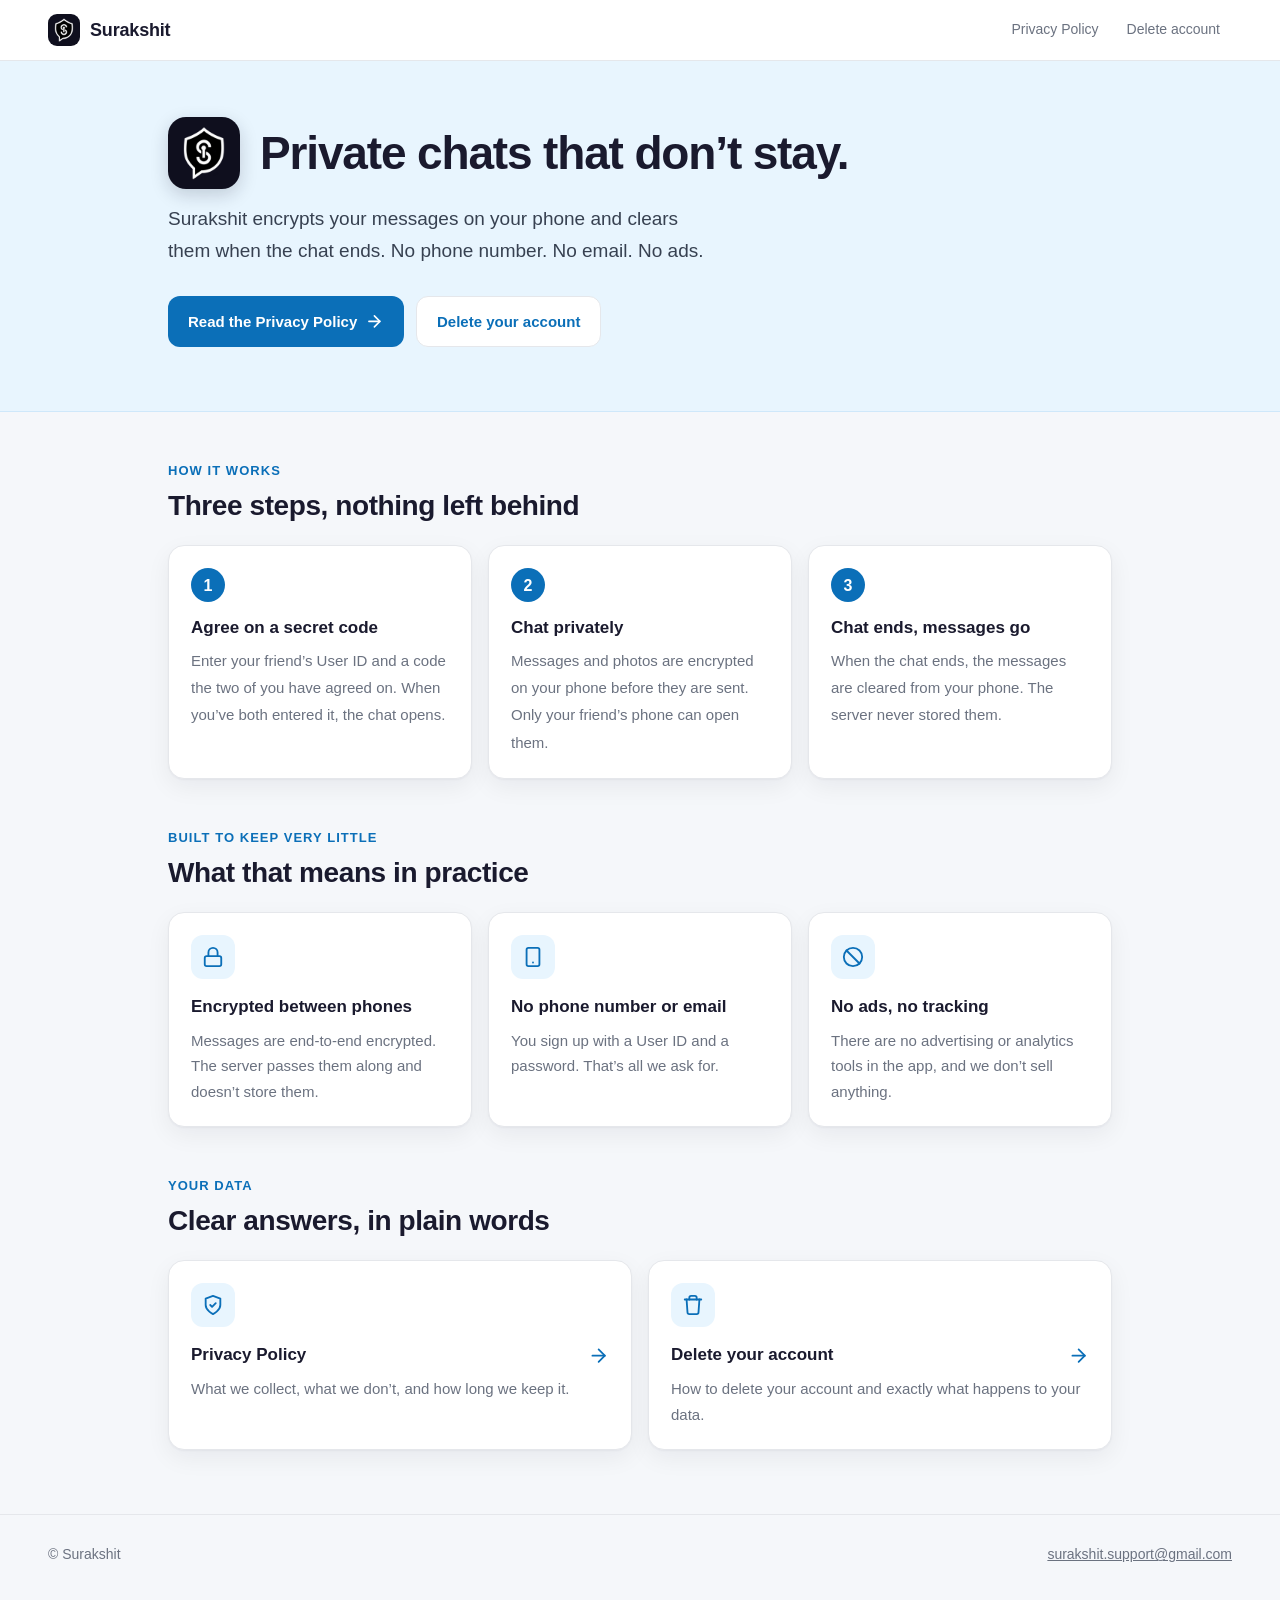
<file: index.html>
<!doctype html>
<html lang="en">
<head>
<meta charset="utf-8">
<meta name="viewport" content="width=device-width, initial-scale=1">
<title>Surakshit – Private chats that don't stay</title>
<meta name="description" content="Surakshit is a private messaging app. Messages are encrypted on your phone and cleared when the chat ends.">
<meta name="theme-color" content="#e8f5fe">
<link rel="icon" href="icon.png">
<link rel="stylesheet" href="style.css">
</head>
<body>
<a class="skip" href="#main">Skip to content</a>
<header class="topbar">
  <div class="wrap wide">
    <a class="brand" href="./"><img src="icon.png" alt=""><span>Surakshit</span></a>
    <nav class="topnav" aria-label="Main">
      <a href="privacy/">Privacy Policy</a>
      <a href="delete-account/">Delete account</a>
    </nav>
  </div>
</header>

<main id="main">
  <section class="hero">
    <div class="wrap">
      <div class="hero-row">
        <img class="logo" src="icon.png" alt="Surakshit app icon">
        <h1>Private chats that don&rsquo;t stay.</h1>
      </div>
      <p>Surakshit encrypts your messages on your phone and clears them when the chat ends. No phone number. No email. No ads.</p>
      <div class="actions">
        <a class="btn primary" href="privacy/">Read the Privacy Policy <svg class="icon" aria-hidden="true"><use href="icons.svg#arrow"/></svg></a>
        <a class="btn ghost" href="delete-account/">Delete your account</a>
      </div>
    </div>
  </section>

  <div class="wrap">
    <section class="block">
      <p class="eyebrow">How it works</p>
      <h2>Three steps, nothing left behind</h2>
      <ol class="steps">
        <li><strong>Agree on a secret code</strong><span>Enter your friend&rsquo;s User ID and a code the two of you have agreed on. When you&rsquo;ve both entered it, the chat opens.</span></li>
        <li><strong>Chat privately</strong><span>Messages and photos are encrypted on your phone before they are sent. Only your friend&rsquo;s phone can open them.</span></li>
        <li><strong>Chat ends, messages go</strong><span>When the chat ends, the messages are cleared from your phone. The server never stored them.</span></li>
      </ol>
    </section>

    <section class="block">
      <p class="eyebrow">Built to keep very little</p>
      <h2>What that means in practice</h2>
      <div class="grid three">
        <div class="card">
          <div class="badge"><svg class="icon" aria-hidden="true"><use href="icons.svg#lock"/></svg></div>
          <h3>Encrypted between phones</h3>
          <p>Messages are end-to-end encrypted. The server passes them along and doesn&rsquo;t store them.</p>
        </div>
        <div class="card">
          <div class="badge"><svg class="icon" aria-hidden="true"><use href="icons.svg#phone"/></svg></div>
          <h3>No phone number or email</h3>
          <p>You sign up with a User ID and a password. That&rsquo;s all we ask for.</p>
        </div>
        <div class="card">
          <div class="badge"><svg class="icon" aria-hidden="true"><use href="icons.svg#ban"/></svg></div>
          <h3>No ads, no tracking</h3>
          <p>There are no advertising or analytics tools in the app, and we don&rsquo;t sell anything.</p>
        </div>
      </div>
    </section>

    <section class="block">
      <p class="eyebrow">Your data</p>
      <h2>Clear answers, in plain words</h2>
      <div class="grid two">
        <a class="card" href="privacy/">
          <div class="badge"><svg class="icon" aria-hidden="true"><use href="icons.svg#shield"/></svg></div>
          <h3>Privacy Policy <svg class="icon" aria-hidden="true"><use href="icons.svg#arrow"/></svg></h3>
          <p>What we collect, what we don&rsquo;t, and how long we keep it.</p>
        </a>
        <a class="card" href="delete-account/">
          <div class="badge"><svg class="icon" aria-hidden="true"><use href="icons.svg#trash"/></svg></div>
          <h3>Delete your account <svg class="icon" aria-hidden="true"><use href="icons.svg#arrow"/></svg></h3>
          <p>How to delete your account and exactly what happens to your data.</p>
        </a>
      </div>
    </section>
  </div>
</main>

<footer class="site">
  <div class="wrap wide">
    <span>&copy; Surakshit</span>
    <a href="mailto:surakshit.support@gmail.com">surakshit.support@gmail.com</a>
  </div>
</footer>
</body>
</html>
</file>
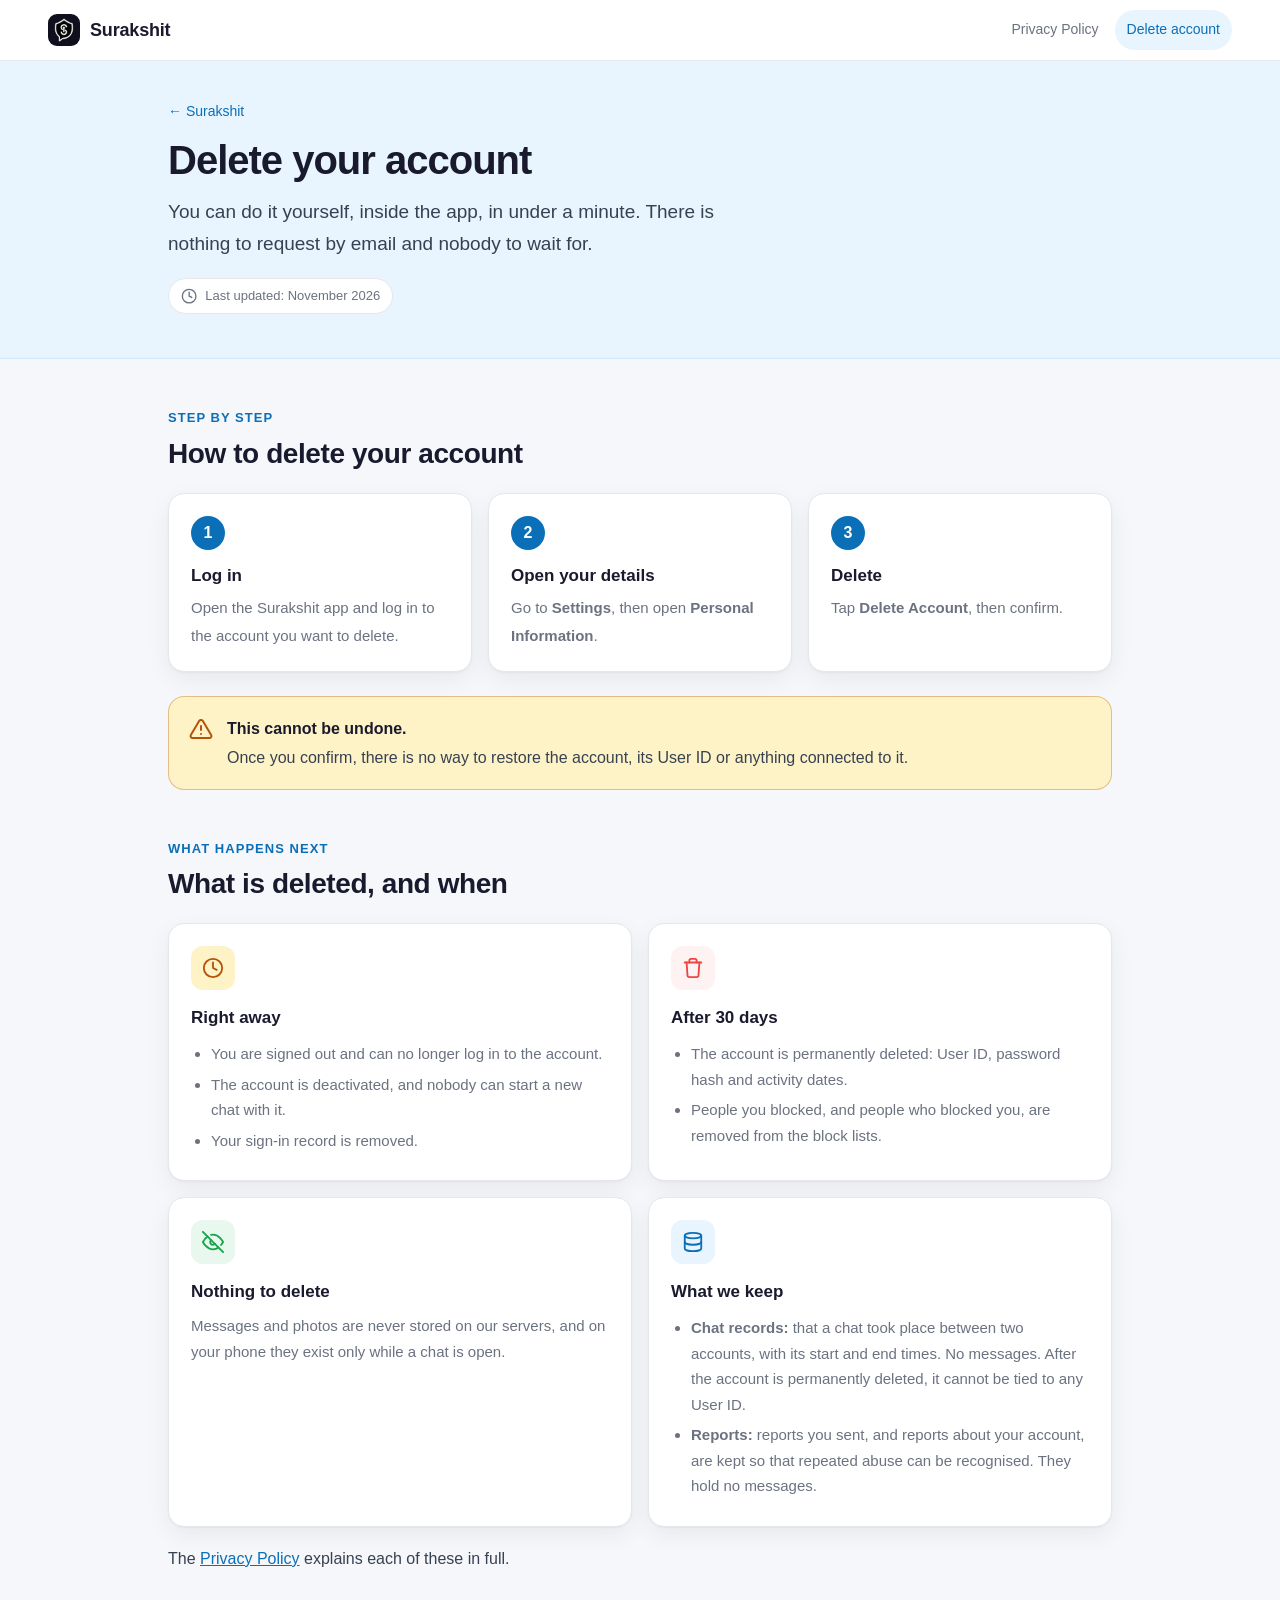
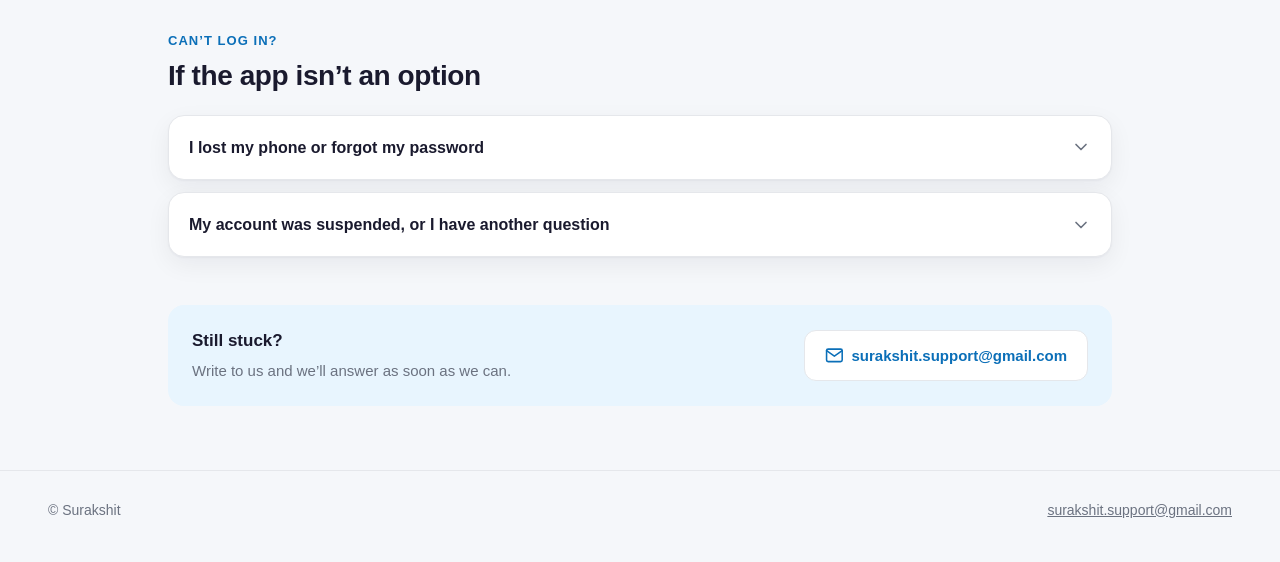
<file: delete-account/index.html>
<!doctype html>
<html lang="en">
<head>
<meta charset="utf-8">
<meta name="viewport" content="width=device-width, initial-scale=1">
<title>Delete your account – Surakshit</title>
<meta name="description" content="How to delete your Surakshit account and what happens to your data.">
<meta name="theme-color" content="#e8f5fe">
<link rel="icon" href="../icon.png">
<link rel="stylesheet" href="../style.css">
</head>
<body>
<a class="skip" href="#main">Skip to content</a>
<header class="topbar">
  <div class="wrap wide">
    <a class="brand" href="../"><img src="../icon.png" alt=""><span>Surakshit</span></a>
    <nav class="topnav" aria-label="Main">
      <a href="../privacy/">Privacy Policy</a>
      <a href="./" aria-current="page">Delete account</a>
    </nav>
  </div>
</header>

<main id="main">
  <section class="hero small">
    <div class="wrap">
      <a class="crumb" href="../">&larr; Surakshit</a>
      <h1>Delete your account</h1>
      <p>You can do it yourself, inside the app, in under a minute. There is nothing to request by email and nobody to wait for.</p>
      <span class="pill"><svg class="icon" aria-hidden="true"><use href="../icons.svg#clock"/></svg>Last updated: November 2026</span>
    </div>
  </section>

  <div class="wrap">
    <section class="block">
      <p class="eyebrow">Step by step</p>
      <h2>How to delete your account</h2>
      <ol class="steps">
        <li><strong>Log in</strong><span>Open the Surakshit app and log in to the account you want to delete.</span></li>
        <li><strong>Open your details</strong><span>Go to <b>Settings</b>, then open <b>Personal Information</b>.</span></li>
        <li><strong>Delete</strong><span>Tap <b>Delete Account</b>, then confirm.</span></li>
      </ol>
      <div class="callout" role="note">
        <svg class="icon" aria-hidden="true"><use href="../icons.svg#alert"/></svg>
        <div><strong>This cannot be undone.</strong><p>Once you confirm, there is no way to restore the account, its User ID or anything connected to it.</p></div>
      </div>
    </section>

    <section class="block">
      <p class="eyebrow">What happens next</p>
      <h2>What is deleted, and when</h2>
      <div class="grid two">
        <div class="card">
          <div class="badge warn"><svg class="icon" aria-hidden="true"><use href="../icons.svg#clock"/></svg></div>
          <h3>Right away</h3>
          <ul>
            <li>You are signed out and can no longer log in to the account.</li>
            <li>The account is deactivated, and nobody can start a new chat with it.</li>
            <li>Your sign-in record is removed.</li>
          </ul>
        </div>
        <div class="card">
          <div class="badge bad"><svg class="icon" aria-hidden="true"><use href="../icons.svg#trash"/></svg></div>
          <h3>After 30 days</h3>
          <ul>
            <li>The account is permanently deleted: User ID, password hash and activity dates.</li>
            <li>People you blocked, and people who blocked you, are removed from the block lists.</li>
          </ul>
        </div>
        <div class="card">
          <div class="badge good"><svg class="icon" aria-hidden="true"><use href="../icons.svg#eye-off"/></svg></div>
          <h3>Nothing to delete</h3>
          <p>Messages and photos are never stored on our servers, and on your phone they exist only while a chat is open.</p>
        </div>
        <div class="card">
          <div class="badge"><svg class="icon" aria-hidden="true"><use href="../icons.svg#database"/></svg></div>
          <h3>What we keep</h3>
          <ul>
            <li><b>Chat records:</b> that a chat took place between two accounts, with its start and end times. No messages. After the account is permanently deleted, it cannot be tied to any User ID.</li>
            <li><b>Reports:</b> reports you sent, and reports about your account, are kept so that repeated abuse can be recognised. They hold no messages.</li>
          </ul>
        </div>
      </div>
      <p style="margin-top:18px">The <a href="../privacy/">Privacy Policy</a> explains each of these in full.</p>
    </section>

    <section class="block">
      <p class="eyebrow">Can&rsquo;t log in?</p>
      <h2>If the app isn&rsquo;t an option</h2>
      <div class="faq">
        <details>
          <summary>I lost my phone or forgot my password <svg class="icon" aria-hidden="true"><use href="../icons.svg#chevron"/></svg></summary>
          <div class="body">
            <p>You cannot delete the account from the app, and we cannot recover a password, because we hold no email address or phone number for you. We also usually cannot confirm that an account is yours.</p>
            <p>You do not have to do anything, though. An account that is not used for 14 days is deactivated automatically, and 30 days after that it is permanently deleted.</p>
          </div>
        </details>
        <details>
          <summary>My account was suspended, or I have another question <svg class="icon" aria-hidden="true"><use href="../icons.svg#chevron"/></svg></summary>
          <div class="body">
            <p>Write to <a href="mailto:surakshit.support@gmail.com">surakshit.support@gmail.com</a> and we will look into it.</p>
          </div>
        </details>
      </div>

      <div class="contact">
        <div><h3>Still stuck?</h3><p>Write to us and we&rsquo;ll answer as soon as we can.</p></div>
        <a class="btn" href="mailto:surakshit.support@gmail.com"><svg class="icon" aria-hidden="true"><use href="../icons.svg#mail"/></svg>surakshit.support@gmail.com</a>
      </div>
    </section>
  </div>
</main>

<footer class="site">
  <div class="wrap wide">
    <span>&copy; Surakshit</span>
    <a href="mailto:surakshit.support@gmail.com">surakshit.support@gmail.com</a>
  </div>
</footer>
</body>
</html>
</file>
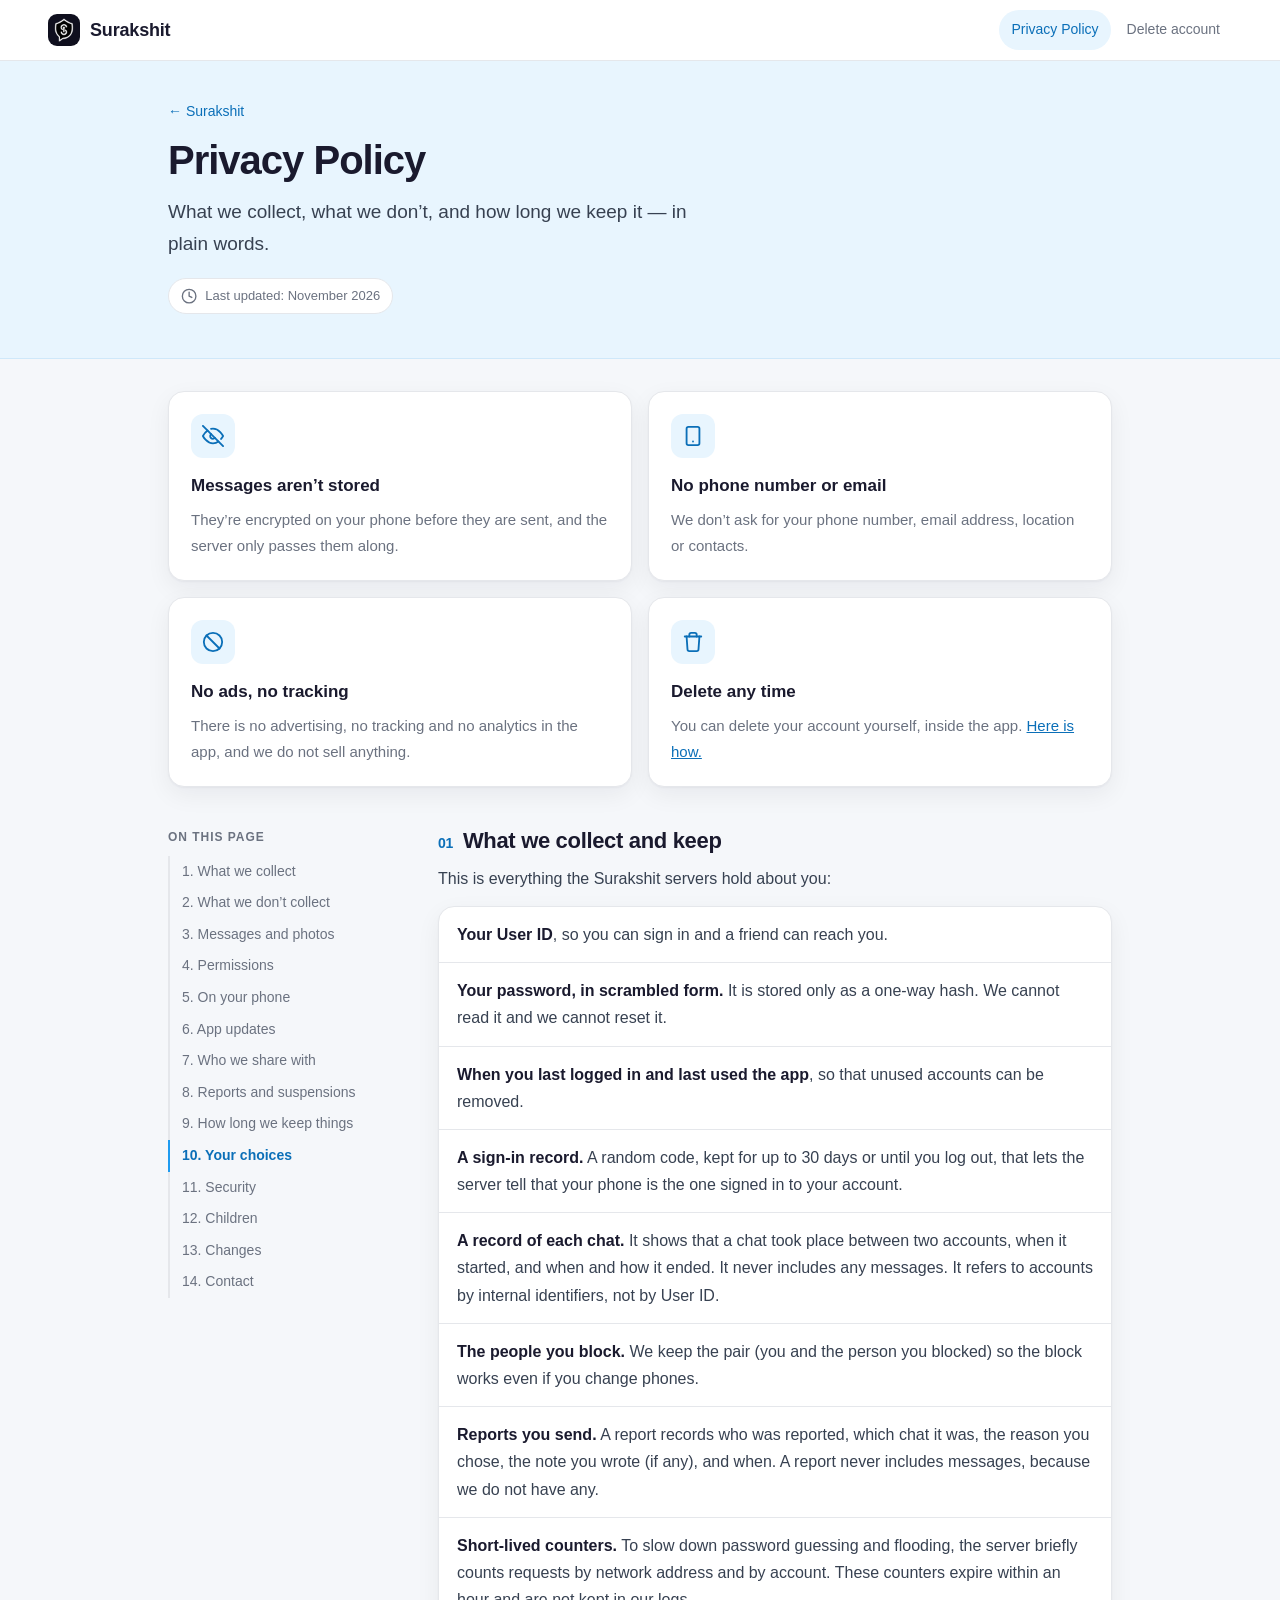
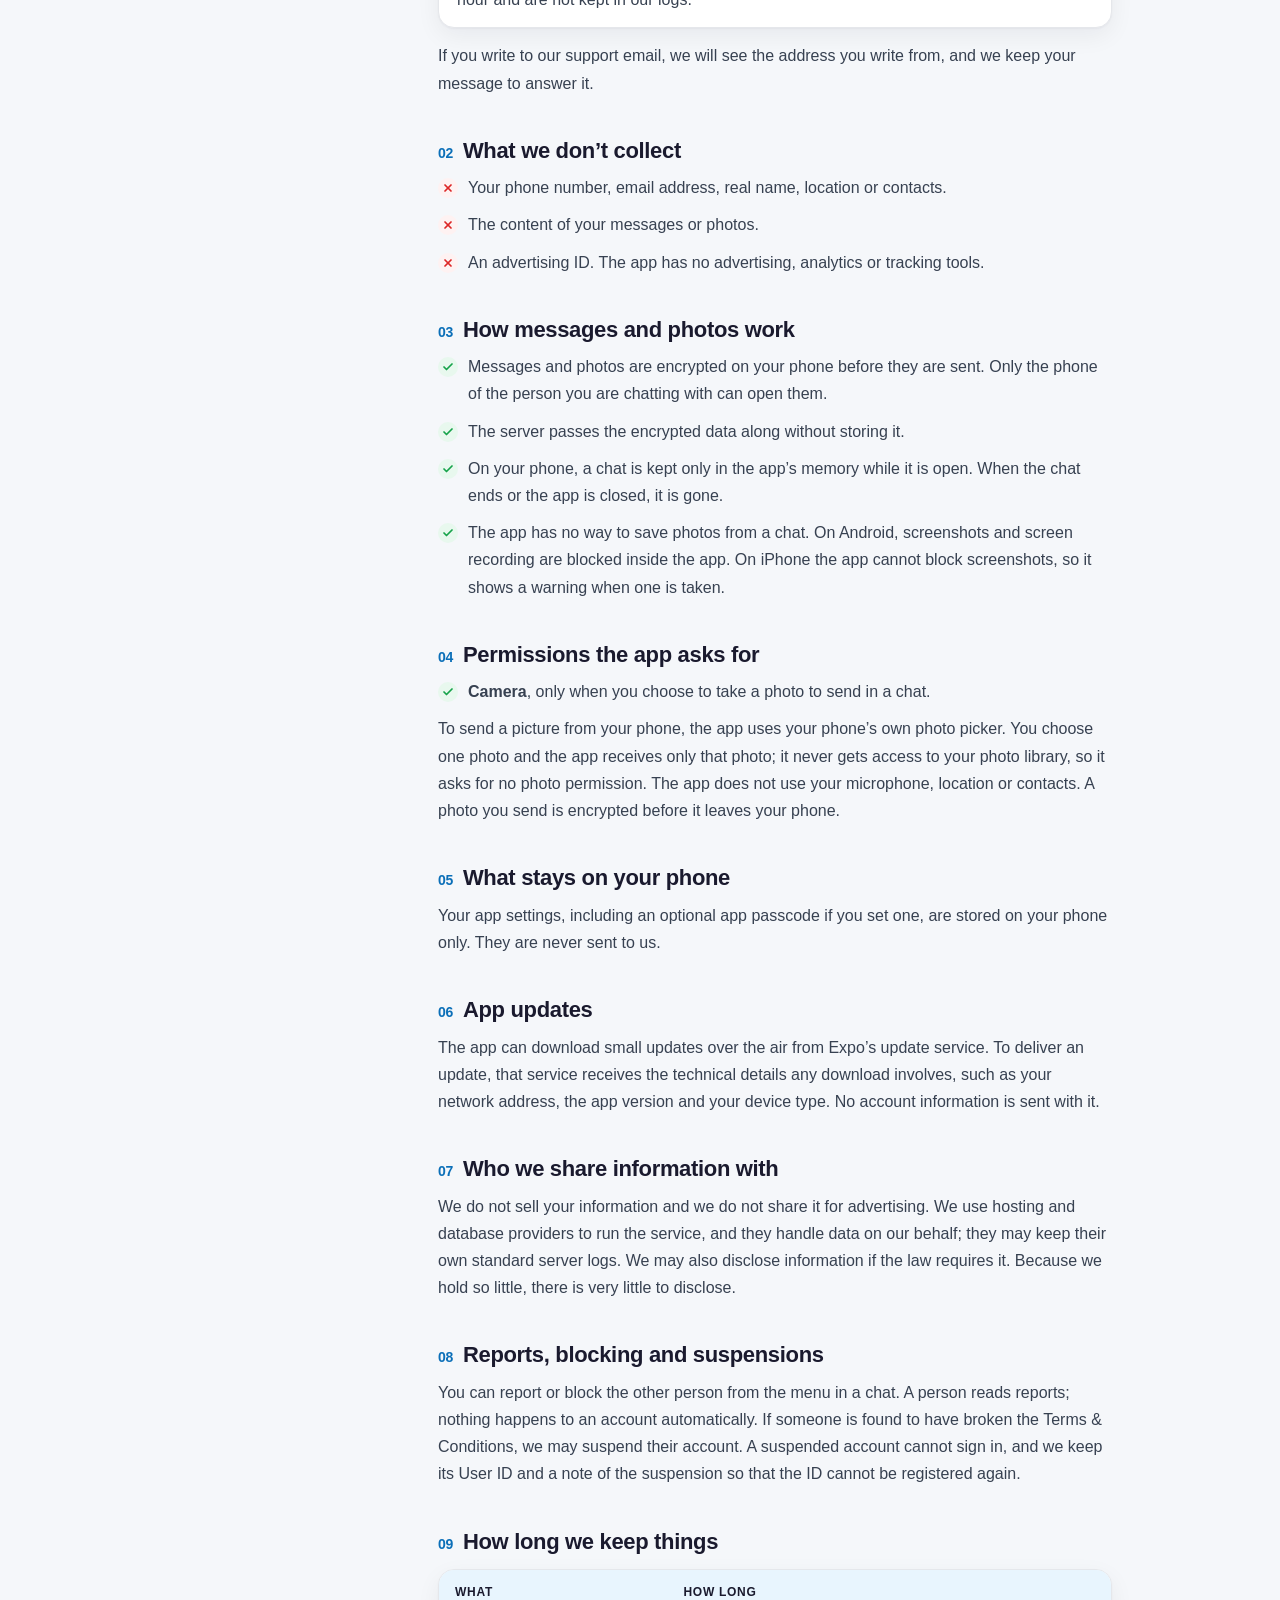
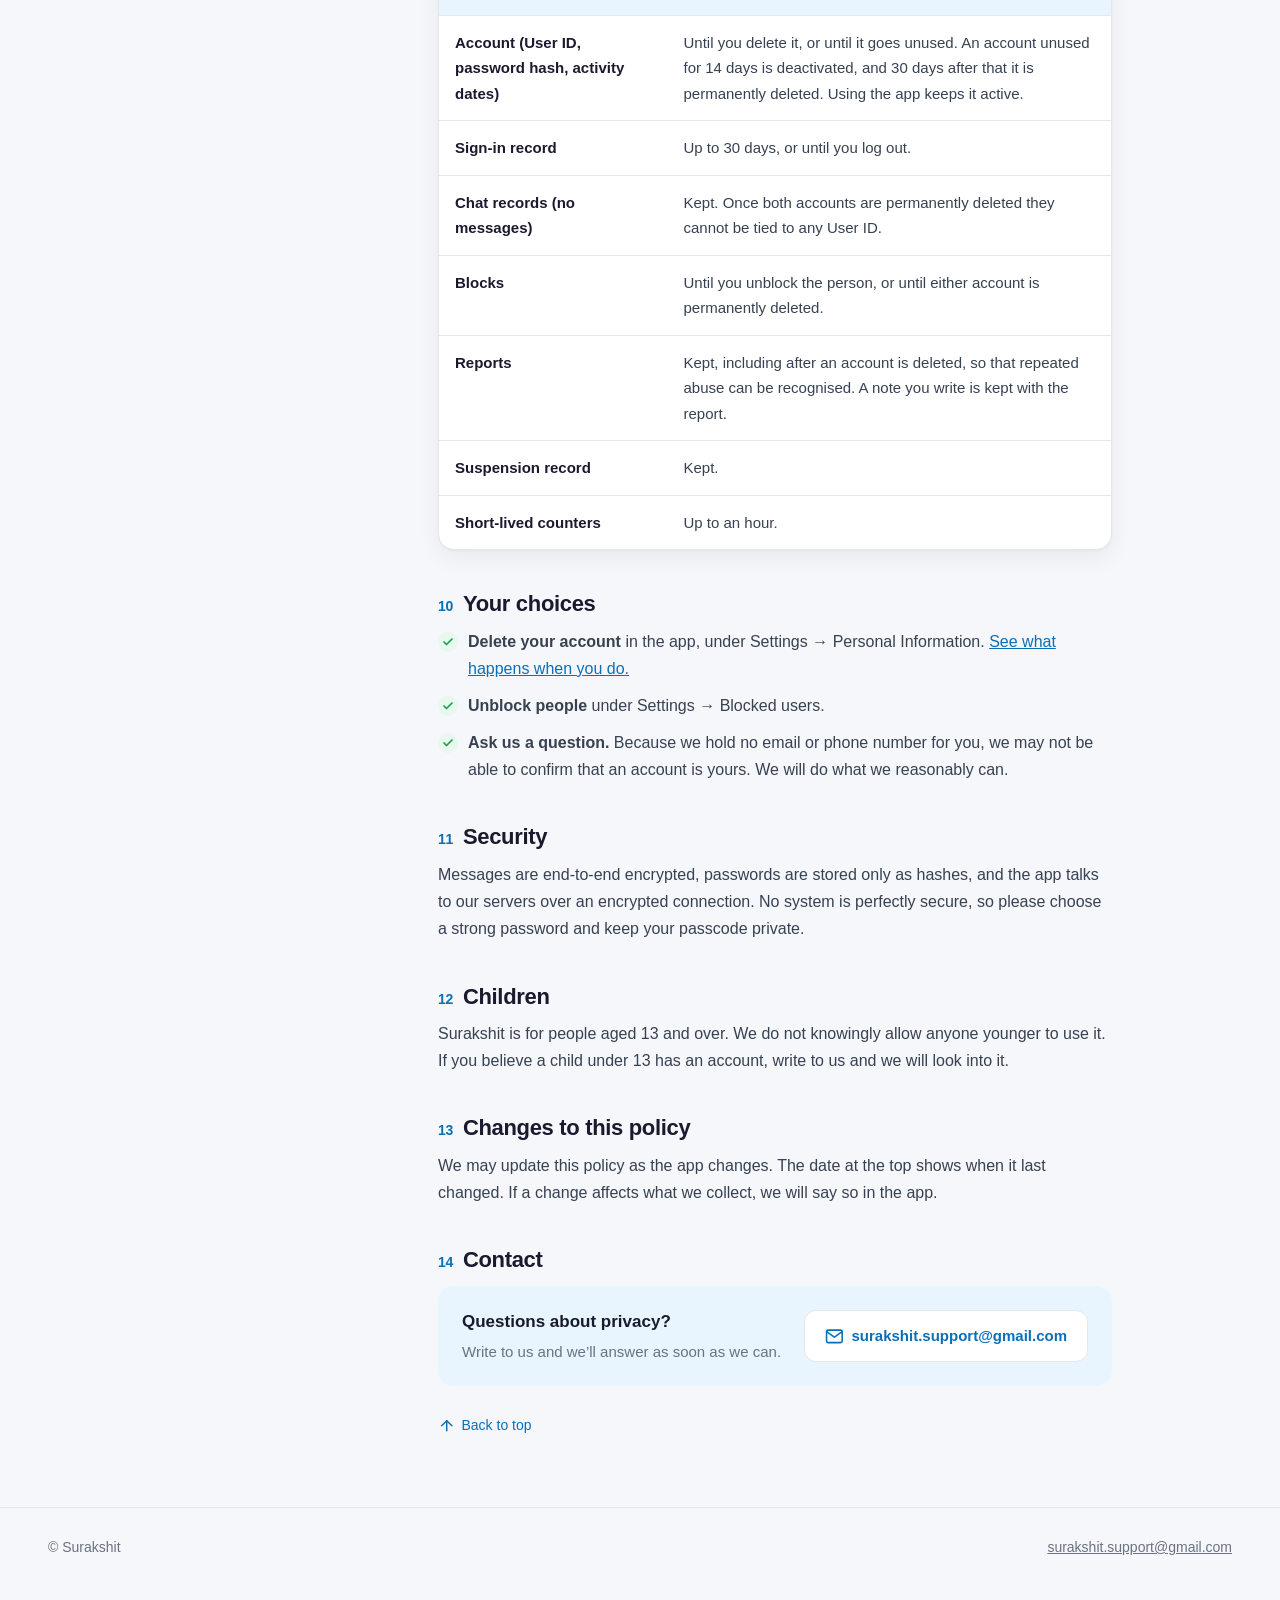
<file: privacy/index.html>
<!doctype html>
<html lang="en">
<head>
<meta charset="utf-8">
<meta name="viewport" content="width=device-width, initial-scale=1">
<title>Privacy Policy – Surakshit</title>
<meta name="description" content="What Surakshit collects, what it does not, and how long it keeps it.">
<meta name="theme-color" content="#e8f5fe">
<link rel="icon" href="../icon.png">
<link rel="stylesheet" href="../style.css">
</head>
<body>
<a class="skip" href="#main">Skip to content</a>
<header class="topbar">
  <div class="wrap wide">
    <a class="brand" href="../"><img src="../icon.png" alt=""><span>Surakshit</span></a>
    <nav class="topnav" aria-label="Main">
      <a href="./" aria-current="page">Privacy Policy</a>
      <a href="../delete-account/">Delete account</a>
    </nav>
  </div>
</header>

<main id="main">
  <section class="hero small">
    <div class="wrap">
      <a class="crumb" href="../">&larr; Surakshit</a>
      <h1>Privacy Policy</h1>
      <p>What we collect, what we don&rsquo;t, and how long we keep it &mdash; in plain words.</p>
      <span class="pill"><svg class="icon" aria-hidden="true"><use href="../icons.svg#clock"/></svg>Last updated: November 2026</span>
    </div>
  </section>

  <div class="wrap">
    <div class="grid two" style="margin-top:32px">
      <div class="card"><div class="badge"><svg class="icon" aria-hidden="true"><use href="../icons.svg#eye-off"/></svg></div><h3>Messages aren&rsquo;t stored</h3><p>They&rsquo;re encrypted on your phone before they are sent, and the server only passes them along.</p></div>
      <div class="card"><div class="badge"><svg class="icon" aria-hidden="true"><use href="../icons.svg#phone"/></svg></div><h3>No phone number or email</h3><p>We don&rsquo;t ask for your phone number, email address, location or contacts.</p></div>
      <div class="card"><div class="badge"><svg class="icon" aria-hidden="true"><use href="../icons.svg#ban"/></svg></div><h3>No ads, no tracking</h3><p>There is no advertising, no tracking and no analytics in the app, and we do not sell anything.</p></div>
      <div class="card"><div class="badge"><svg class="icon" aria-hidden="true"><use href="../icons.svg#trash"/></svg></div><h3>Delete any time</h3><p>You can delete your account yourself, inside the app. <a href="../delete-account/">Here is how.</a></p></div>
    </div>

    <div class="layout">
      <nav class="toc" aria-label="On this page">
        <p>On this page</p>
        <ol>
          <li><a href="#collect">1. What we collect</a></li>
          <li><a href="#not-collect">2. What we don&rsquo;t collect</a></li>
          <li><a href="#messages">3. Messages and photos</a></li>
          <li><a href="#permissions">4. Permissions</a></li>
          <li><a href="#phone">5. On your phone</a></li>
          <li><a href="#updates">6. App updates</a></li>
          <li><a href="#sharing">7. Who we share with</a></li>
          <li><a href="#safety">8. Reports and suspensions</a></li>
          <li><a href="#retention">9. How long we keep things</a></li>
          <li><a href="#choices">10. Your choices</a></li>
          <li><a href="#security">11. Security</a></li>
          <li><a href="#children">12. Children</a></li>
          <li><a href="#changes">13. Changes</a></li>
          <li><a href="#contact">14. Contact</a></li>
        </ol>
      </nav>

      <div>
        <details class="toc-mobile">
          <summary>On this page <svg class="icon" aria-hidden="true"><use href="../icons.svg#chevron"/></svg></summary>
          <ol>
            <li><a href="#collect">1. What we collect</a></li>
            <li><a href="#not-collect">2. What we don&rsquo;t collect</a></li>
            <li><a href="#messages">3. Messages and photos</a></li>
            <li><a href="#permissions">4. Permissions</a></li>
            <li><a href="#phone">5. On your phone</a></li>
            <li><a href="#updates">6. App updates</a></li>
            <li><a href="#sharing">7. Who we share with</a></li>
            <li><a href="#safety">8. Reports and suspensions</a></li>
            <li><a href="#retention">9. How long we keep things</a></li>
            <li><a href="#choices">10. Your choices</a></li>
            <li><a href="#security">11. Security</a></li>
            <li><a href="#children">12. Children</a></li>
            <li><a href="#changes">13. Changes</a></li>
            <li><a href="#contact">14. Contact</a></li>
          </ol>
        </details>

        <article class="policy">
          <section id="collect">
            <h2><span class="n">01</span>What we collect and keep</h2>
            <p>This is everything the Surakshit servers hold about you:</p>
            <ul class="rows">
              <li><strong>Your User ID</strong>, so you can sign in and a friend can reach you.</li>
              <li><strong>Your password, in scrambled form.</strong> It is stored only as a one-way hash. We cannot read it and we cannot reset it.</li>
              <li><strong>When you last logged in and last used the app</strong>, so that unused accounts can be removed.</li>
              <li><strong>A sign-in record.</strong> A random code, kept for up to 30 days or until you log out, that lets the server tell that your phone is the one signed in to your account.</li>
              <li><strong>A record of each chat.</strong> It shows that a chat took place between two accounts, when it started, and when and how it ended. It never includes any messages. It refers to accounts by internal identifiers, not by User ID.</li>
              <li><strong>The people you block.</strong> We keep the pair (you and the person you blocked) so the block works even if you change phones.</li>
              <li><strong>Reports you send.</strong> A report records who was reported, which chat it was, the reason you chose, the note you wrote (if any), and when. A report never includes messages, because we do not have any.</li>
              <li><strong>Short-lived counters.</strong> To slow down password guessing and flooding, the server briefly counts requests by network address and by account. These counters expire within an hour and are not kept in our logs.</li>
            </ul>
            <p>If you write to our support email, we will see the address you write from, and we keep your message to answer it.</p>
          </section>

          <section id="not-collect">
            <h2><span class="n">02</span>What we don&rsquo;t collect</h2>
            <ul class="cross">
              <li>Your phone number, email address, real name, location or contacts.</li>
              <li>The content of your messages or photos.</li>
              <li>An advertising ID. The app has no advertising, analytics or tracking tools.</li>
            </ul>
          </section>

          <section id="messages">
            <h2><span class="n">03</span>How messages and photos work</h2>
            <ul class="tick">
              <li>Messages and photos are encrypted on your phone before they are sent. Only the phone of the person you are chatting with can open them.</li>
              <li>The server passes the encrypted data along without storing it.</li>
              <li>On your phone, a chat is kept only in the app&rsquo;s memory while it is open. When the chat ends or the app is closed, it is gone.</li>
              <li>The app has no way to save photos from a chat. On Android, screenshots and screen recording are blocked inside the app. On iPhone the app cannot block screenshots, so it shows a warning when one is taken.</li>
            </ul>
          </section>

          <section id="permissions">
            <h2><span class="n">04</span>Permissions the app asks for</h2>
            <ul class="tick">
              <li><strong>Camera</strong>, only when you choose to take a photo to send in a chat.</li>
            </ul>
            <p>To send a picture from your phone, the app uses your phone&rsquo;s own photo picker. You choose one photo and the app receives only that photo; it never gets access to your photo library, so it asks for no photo permission. The app does not use your microphone, location or contacts. A photo you send is encrypted before it leaves your phone.</p>
          </section>

          <section id="phone">
            <h2><span class="n">05</span>What stays on your phone</h2>
            <p>Your app settings, including an optional app passcode if you set one, are stored on your phone only. They are never sent to us.</p>
          </section>

          <section id="updates">
            <h2><span class="n">06</span>App updates</h2>
            <p>The app can download small updates over the air from Expo&rsquo;s update service. To deliver an update, that service receives the technical details any download involves, such as your network address, the app version and your device type. No account information is sent with it.</p>
          </section>

          <section id="sharing">
            <h2><span class="n">07</span>Who we share information with</h2>
            <p>We do not sell your information and we do not share it for advertising. We use hosting and database providers to run the service, and they handle data on our behalf; they may keep their own standard server logs. We may also disclose information if the law requires it. Because we hold so little, there is very little to disclose.</p>
          </section>

          <section id="safety">
            <h2><span class="n">08</span>Reports, blocking and suspensions</h2>
            <p>You can report or block the other person from the menu in a chat. A person reads reports; nothing happens to an account automatically. If someone is found to have broken the Terms &amp; Conditions, we may suspend their account. A suspended account cannot sign in, and we keep its User ID and a note of the suspension so that the ID cannot be registered again.</p>
          </section>

          <section id="retention">
            <h2><span class="n">09</span>How long we keep things</h2>
            <table>
              <thead><tr><th>What</th><th>How long</th></tr></thead>
              <tbody>
                <tr><td>Account (User ID, password hash, activity dates)</td><td>Until you delete it, or until it goes unused. An account unused for 14 days is deactivated, and 30 days after that it is permanently deleted. Using the app keeps it active.</td></tr>
                <tr><td>Sign-in record</td><td>Up to 30 days, or until you log out.</td></tr>
                <tr><td>Chat records (no messages)</td><td>Kept. Once both accounts are permanently deleted they cannot be tied to any User ID.</td></tr>
                <tr><td>Blocks</td><td>Until you unblock the person, or until either account is permanently deleted.</td></tr>
                <tr><td>Reports</td><td>Kept, including after an account is deleted, so that repeated abuse can be recognised. A note you write is kept with the report.</td></tr>
                <tr><td>Suspension record</td><td>Kept.</td></tr>
                <tr><td>Short-lived counters</td><td>Up to an hour.</td></tr>
              </tbody>
            </table>
          </section>

          <section id="choices">
            <h2><span class="n">10</span>Your choices</h2>
            <ul class="tick">
              <li><strong>Delete your account</strong> in the app, under Settings &rarr; Personal Information. <a href="../delete-account/">See what happens when you do.</a></li>
              <li><strong>Unblock people</strong> under Settings &rarr; Blocked users.</li>
              <li><strong>Ask us a question.</strong> Because we hold no email or phone number for you, we may not be able to confirm that an account is yours. We will do what we reasonably can.</li>
            </ul>
          </section>

          <section id="security">
            <h2><span class="n">11</span>Security</h2>
            <p>Messages are end-to-end encrypted, passwords are stored only as hashes, and the app talks to our servers over an encrypted connection. No system is perfectly secure, so please choose a strong password and keep your passcode private.</p>
          </section>

          <section id="children">
            <h2><span class="n">12</span>Children</h2>
            <p>Surakshit is for people aged 13 and over. We do not knowingly allow anyone younger to use it. If you believe a child under 13 has an account, write to us and we will look into it.</p>
          </section>

          <section id="changes">
            <h2><span class="n">13</span>Changes to this policy</h2>
            <p>We may update this policy as the app changes. The date at the top shows when it last changed. If a change affects what we collect, we will say so in the app.</p>
          </section>

          <section id="contact">
            <h2><span class="n">14</span>Contact</h2>
            <div class="contact" style="margin-top:12px">
              <div><h3>Questions about privacy?</h3><p>Write to us and we&rsquo;ll answer as soon as we can.</p></div>
              <a class="btn" href="mailto:surakshit.support@gmail.com"><svg class="icon" aria-hidden="true"><use href="../icons.svg#mail"/></svg>surakshit.support@gmail.com</a>
            </div>
          </section>

          <a class="totop" href="#main"><svg class="icon" aria-hidden="true"><use href="../icons.svg#arrow"/></svg>Back to top</a>
        </article>
      </div>
    </div>
  </div>
</main>

<footer class="site">
  <div class="wrap wide">
    <span>&copy; Surakshit</span>
    <a href="mailto:surakshit.support@gmail.com">surakshit.support@gmail.com</a>
  </div>
</footer>
<script src="../script.js" defer></script>
</body>
</html>
</file>
<file: style.css>
/* Surakshit website — no external fonts, scripts or trackers, matching the privacy policy. */
:root {
  color-scheme: light;
  /* The app's palette (mobile/src/theme/colors.ts). */
  --primary: #1e9bf0;       /* brand blue: icons, accents, borders */
  --link: #0b6fb8;          /* darker blue for text and buttons, so white text on it stays readable */
  --primary-soft: #e8f5fe;
  --canvas: #f5f7fa;
  --surface: #ffffff;
  --heading: #1a1a2e;
  --text: #374151;
  --muted: #6b7280;
  --border: #e5e7eb;
  --good: #16a34a;
  --good-soft: #e8f8ee;
  --bad: #ef4444;
  --bad-soft: #fef2f2;
  --warn: #b45309;
  --warn-soft: #fef3c7;
  --shadow: 0 1px 2px rgba(15, 23, 42, .04), 0 8px 24px rgba(15, 23, 42, .06);
  --radius: 16px;
}

* { box-sizing: border-box; }
html { -webkit-text-size-adjust: 100%; scroll-behavior: smooth; }
@media (prefers-reduced-motion: reduce) { html { scroll-behavior: auto; } * { transition: none !important; } }
body {
  margin: 0;
  background: var(--canvas);
  color: var(--text);
  font: 16px/1.7 -apple-system, BlinkMacSystemFont, "Segoe UI", Roboto, Helvetica, Arial, sans-serif;
}
a { color: var(--link); }
:focus-visible { outline: 3px solid var(--primary); outline-offset: 2px; border-radius: 4px; }
.icon { width: 1.25em; height: 1.25em; flex: none; vertical-align: -.22em; }
.skip { position: absolute; left: -999px; top: 8px; background: var(--surface); padding: 8px 14px; border-radius: 8px; z-index: 100; }
.skip:focus { left: 8px; }
.wrap { max-width: 1040px; margin: 0 auto; padding: 0 clamp(16px, 4vw, 48px); }
/* Header, hero and footer run edge to edge, so the logo and links sit in the corners. */
.wrap.wide { max-width: none; padding: 0 clamp(16px, 4vw, 48px); }

/* ── Header ───────────────────────────────────────────── */
.topbar {
  position: sticky; top: 0; z-index: 50;
  background: var(--surface);
  border-bottom: 1px solid var(--border);
}
.topbar .wrap { display: flex; align-items: center; gap: 12px; height: 60px; }
.brand { display: flex; align-items: center; gap: 10px; color: var(--heading); font-weight: 700; font-size: 18px; text-decoration: none; letter-spacing: -.01em; }
.brand img { width: 32px; height: 32px; border-radius: 9px; }
.topnav { margin-left: auto; display: flex; gap: 4px; }
.topnav a { white-space: nowrap; color: var(--muted); text-decoration: none; font-size: 14px; font-weight: 500; padding: 8px 12px; border-radius: 999px; transition: background .15s, color .15s; }
.topnav a:hover, .topnav a[aria-current] { background: var(--primary-soft); color: var(--link); }

/* ── Hero ─────────────────────────────────────────────── */
.hero { background: var(--primary-soft); border-bottom: 1px solid #cfe8fa; color: var(--text); }
.hero .wrap { padding-top: 56px; padding-bottom: 64px; }
.hero h1 { color: var(--heading); font-size: clamp(30px, 6vw, 52px); line-height: 1.1; letter-spacing: -.025em; margin: 0 0 14px; max-width: 18ch; text-wrap: balance; }
.hero p { color: var(--text); font-size: clamp(16px, 2.4vw, 19px); max-width: 52ch; margin: 0; }
.hero-row { display: flex; align-items: center; gap: 20px; margin-bottom: 14px; }
.hero .logo { width: 72px; height: 72px; border-radius: 18px; flex: none; box-shadow: 0 6px 18px rgba(15, 23, 42, .18); }
.hero-row h1 { margin: 0; max-width: none; white-space: nowrap; font-size: clamp(26px, 4.6vw, 46px); }
.hero .actions { display: flex; flex-wrap: wrap; gap: 12px; margin-top: 28px; }
.hero.small .wrap { padding-top: 36px; padding-bottom: 44px; }
.hero.small h1 { font-size: clamp(28px, 5vw, 40px); max-width: none; }
.pill { display: inline-flex; align-items: center; gap: 8px; margin-top: 18px; background: var(--surface); border: 1px solid var(--border); color: var(--muted); font-size: 13px; padding: 6px 12px; border-radius: 999px; }
.crumb { display: inline-block; color: var(--link); font-size: 14px; text-decoration: none; margin-bottom: 14px; }
.crumb:hover { text-decoration: underline; }

.btn { display: inline-flex; align-items: center; gap: 8px; padding: 12px 20px; border-radius: 12px; font-weight: 600; font-size: 15px; text-decoration: none; transition: transform .12s, background .15s; }
.btn:hover { transform: translateY(-1px); }
.btn.primary { background: var(--link); color: #fff; }
.btn.primary:hover { background: #095c9a; }
.btn.ghost { background: var(--surface); color: var(--link); border: 1px solid var(--border); }
.btn.ghost:hover { border-color: var(--primary); }

/* ── Sections & cards ─────────────────────────────────── */
section.block { padding: 48px 0 0; }
.eyebrow { color: var(--link); font-size: 13px; font-weight: 700; letter-spacing: .08em; text-transform: uppercase; margin: 0 0 6px; }
h2 { color: var(--heading); font-size: clamp(22px, 3.4vw, 28px); line-height: 1.25; letter-spacing: -.015em; margin: 0 0 10px; }
h3 { color: var(--heading); font-size: 17px; margin: 0 0 6px; }
p { margin: 10px 0; }
.lead { font-size: 18px; color: var(--muted); max-width: 60ch; }
.grid { display: grid; gap: 16px; margin-top: 22px; }
.grid.two { grid-template-columns: repeat(2, 1fr); }
.grid.three { grid-template-columns: repeat(3, 1fr); }
.card { background: var(--surface); border: 1px solid var(--border); border-radius: var(--radius); padding: 22px; box-shadow: var(--shadow); }
.card p { margin: 6px 0 0; color: var(--muted); font-size: 15px; }
.card ul { margin: 8px 0 0; padding-left: 20px; color: var(--muted); font-size: 15px; }
.card li { margin: 5px 0; }
.badge { display: grid; place-items: center; width: 44px; height: 44px; border-radius: 12px; background: var(--primary-soft); color: var(--link); margin-bottom: 14px; }
.badge .icon { width: 22px; height: 22px; }
.badge.good { background: var(--good-soft); color: var(--good); }
.badge.bad { background: var(--bad-soft); color: var(--bad); }
.badge.warn { background: var(--warn-soft); color: var(--warn); }
a.card { display: block; text-decoration: none; color: inherit; transition: transform .15s, border-color .15s; }
a.card:hover { transform: translateY(-2px); border-color: var(--primary); }
a.card h3 { display: flex; align-items: center; gap: 8px; }
a.card h3 .icon { margin-left: auto; color: var(--link); transition: transform .15s; }
a.card:hover h3 .icon { transform: translateX(3px); }

.steps { counter-reset: step; list-style: none; padding: 0; margin: 22px 0 0; display: grid; gap: 16px; grid-template-columns: repeat(3, 1fr); }
.steps li { counter-increment: step; background: var(--surface); border: 1px solid var(--border); border-radius: var(--radius); padding: 22px; box-shadow: var(--shadow); margin: 0; }
.steps li::before { content: counter(step); display: grid; place-items: center; width: 34px; height: 34px; border-radius: 50%; background: var(--link); color: #fff; font-weight: 700; margin-bottom: 12px; }
.steps li strong { display: block; color: var(--heading); font-size: 17px; margin-bottom: 4px; }
.steps li span { color: var(--muted); font-size: 15px; }

.callout { display: flex; gap: 14px; align-items: flex-start; background: var(--warn-soft); border: 1px solid color-mix(in srgb, var(--warn) 35%, transparent); border-radius: var(--radius); padding: 18px 20px; margin: 24px 0 0; color: var(--text); }
.callout .icon { color: var(--warn); width: 24px; height: 24px; margin-top: 2px; }
.callout p { margin: 2px 0 0; }
.callout strong { color: var(--heading); }

/* ── Policy layout ────────────────────────────────────── */
.layout { display: grid; grid-template-columns: 230px minmax(0, 1fr); gap: 40px; align-items: start; padding-top: 40px; }
.toc { position: sticky; top: 84px; font-size: 14px; }
.toc p { color: var(--muted); font-size: 12px; font-weight: 700; letter-spacing: .08em; text-transform: uppercase; margin: 0 0 8px; }
.toc ol { list-style: none; margin: 0; padding: 0; border-left: 2px solid var(--border); }
.toc a { display: block; padding: 6px 12px; margin-left: -2px; border-left: 2px solid transparent; color: var(--muted); text-decoration: none; line-height: 1.4; }
.toc a:hover { color: var(--heading); }
.toc a.active { color: var(--link); border-left-color: var(--primary); font-weight: 600; }
.toc-mobile { display: none; background: var(--surface); border: 1px solid var(--border); border-radius: 12px; margin-bottom: 8px; }
.toc-mobile summary { cursor: pointer; padding: 14px 16px; font-weight: 600; color: var(--heading); list-style: none; display: flex; align-items: center; justify-content: space-between; }
.toc-mobile summary::-webkit-details-marker { display: none; }
.toc-mobile[open] summary .icon { transform: rotate(180deg); }
.toc-mobile ol { margin: 0; padding: 0 16px 12px; list-style: none; }
.toc-mobile a { display: block; padding: 8px 0; color: var(--text); text-decoration: none; border-top: 1px solid var(--border); }

.policy section { scroll-margin-top: 84px; margin-top: 40px; }
.policy section:first-of-type { margin-top: 0; }
.policy h2 { display: flex; align-items: baseline; gap: 10px; font-size: 22px; }
.policy h2 .n { color: var(--link); font-size: 14px; font-weight: 700; font-variant-numeric: tabular-nums; }
.policy ul { padding-left: 22px; }
.policy li { margin: 8px 0; }
.rows { list-style: none; padding: 0 !important; margin: 14px 0; background: var(--surface); border: 1px solid var(--border); border-radius: var(--radius); box-shadow: var(--shadow); }
.rows li { margin: 0 !important; padding: 14px 18px; border-top: 1px solid var(--border); }
.rows li:first-child { border-top: 0; }
.rows strong { color: var(--heading); }
.tick, .cross { list-style: none; padding: 0 !important; margin: 10px 0 0; }
.tick li, .cross li { position: relative; padding-left: 30px; margin: 10px 0; }
.tick li::before, .cross li::before { content: ""; position: absolute; left: 0; top: 4px; width: 20px; height: 20px; border-radius: 50%; background-repeat: no-repeat; background-position: center; background-size: 12px; }
.tick li::before { background-color: var(--good-soft); background-image: url("data:image/svg+xml,%3Csvg xmlns='http://www.w3.org/2000/svg' viewBox='0 0 24 24' fill='none' stroke='%2316a34a' stroke-width='3.5' stroke-linecap='round' stroke-linejoin='round'%3E%3Cpolyline points='20 6 9 17 4 12'/%3E%3C/svg%3E"); }
.cross li::before { background-color: var(--bad-soft); background-image: url("data:image/svg+xml,%3Csvg xmlns='http://www.w3.org/2000/svg' viewBox='0 0 24 24' fill='none' stroke='%23dc2626' stroke-width='3.5' stroke-linecap='round' stroke-linejoin='round'%3E%3Cline x1='18' y1='6' x2='6' y2='18'/%3E%3Cline x1='6' y1='6' x2='18' y2='18'/%3E%3C/svg%3E"); }

table { width: 100%; border-collapse: separate; border-spacing: 0; background: var(--surface); border: 1px solid var(--border); border-radius: var(--radius); box-shadow: var(--shadow); overflow: hidden; margin: 14px 0; font-size: 15px; }
th { background: var(--primary-soft); color: var(--heading); font-size: 12px; text-transform: uppercase; letter-spacing: .06em; text-align: left; padding: 12px 16px; }
td { vertical-align: top; padding: 14px 16px; border-top: 1px solid var(--border); }
td:first-child { color: var(--heading); font-weight: 600; width: 34%; }

.faq { margin-top: 22px; display: grid; gap: 12px; }
.faq details { background: var(--surface); border: 1px solid var(--border); border-radius: var(--radius); box-shadow: var(--shadow); }
.faq summary { cursor: pointer; list-style: none; padding: 18px 20px; font-weight: 600; color: var(--heading); display: flex; justify-content: space-between; align-items: center; gap: 12px; }
.faq summary::-webkit-details-marker { display: none; }
.faq details[open] summary .icon { transform: rotate(180deg); }
.faq summary .icon { transition: transform .2s; color: var(--muted); }
.faq .body { padding: 0 20px 18px; }
.faq .body p:first-child { margin-top: 0; }

.contact { display: flex; flex-wrap: wrap; align-items: center; gap: 16px; justify-content: space-between; background: var(--primary-soft); border-radius: var(--radius); padding: 22px 24px; margin-top: 48px; }
.contact h3 { margin: 0; }
.contact p { margin: 2px 0 0; color: var(--muted); font-size: 15px; }
.contact .btn { background: var(--surface); color: var(--link); border: 1px solid var(--border); }

footer.site { margin-top: 64px; border-top: 1px solid var(--border); padding: 28px 0 40px; color: var(--muted); font-size: 14px; }
footer.site .wrap { display: flex; flex-wrap: wrap; gap: 12px 24px; align-items: center; justify-content: space-between; }
footer.site a { color: var(--muted); }
footer.site a:hover { color: var(--link); }
.totop { display: inline-flex; align-items: center; gap: 6px; font-size: 14px; margin-top: 28px; text-decoration: none; }
.totop .icon { transform: rotate(-90deg); }

/* ── Small screens ────────────────────────────────────── */
@media (max-width: 900px) {
  .layout { grid-template-columns: 1fr; gap: 0; padding-top: 24px; }
  .toc { display: none; }
  .toc-mobile { display: block; margin-bottom: 24px; }
  .grid.three, .steps { grid-template-columns: 1fr; }
}
@media (max-width: 420px) {
  .brand span { display: none; }
}
@media (max-width: 640px) {
  .grid.two { grid-template-columns: 1fr; }
  .hero .wrap { padding-top: 40px; padding-bottom: 44px; }
  .hero-row { gap: 14px; }
  .hero-row h1 { white-space: normal; font-size: 26px; }
  .hero .logo { width: 56px; height: 56px; border-radius: 14px; }
  .topnav a { padding: 8px 9px; font-size: 13px; }
  .topnav { gap: 0; }
  table, tbody, tr, td { display: block; }
  table { box-shadow: none; border: 0; background: transparent; }
  thead { display: none; }
  tr { background: var(--surface); border: 1px solid var(--border); border-radius: 12px; margin-bottom: 10px; padding: 4px 0; }
  td { border: 0; padding: 6px 16px; width: auto !important; }
  td:first-child { padding-top: 12px; }
  td:last-child { padding-bottom: 12px; color: var(--muted); }
  .contact { padding: 20px; }
}
@media print {
  .topbar, .toc, .toc-mobile, .hero .actions, .totop { display: none; }
  .hero { background: none; border: 0; }
  .card, table, .rows { box-shadow: none; }
}
</file>
